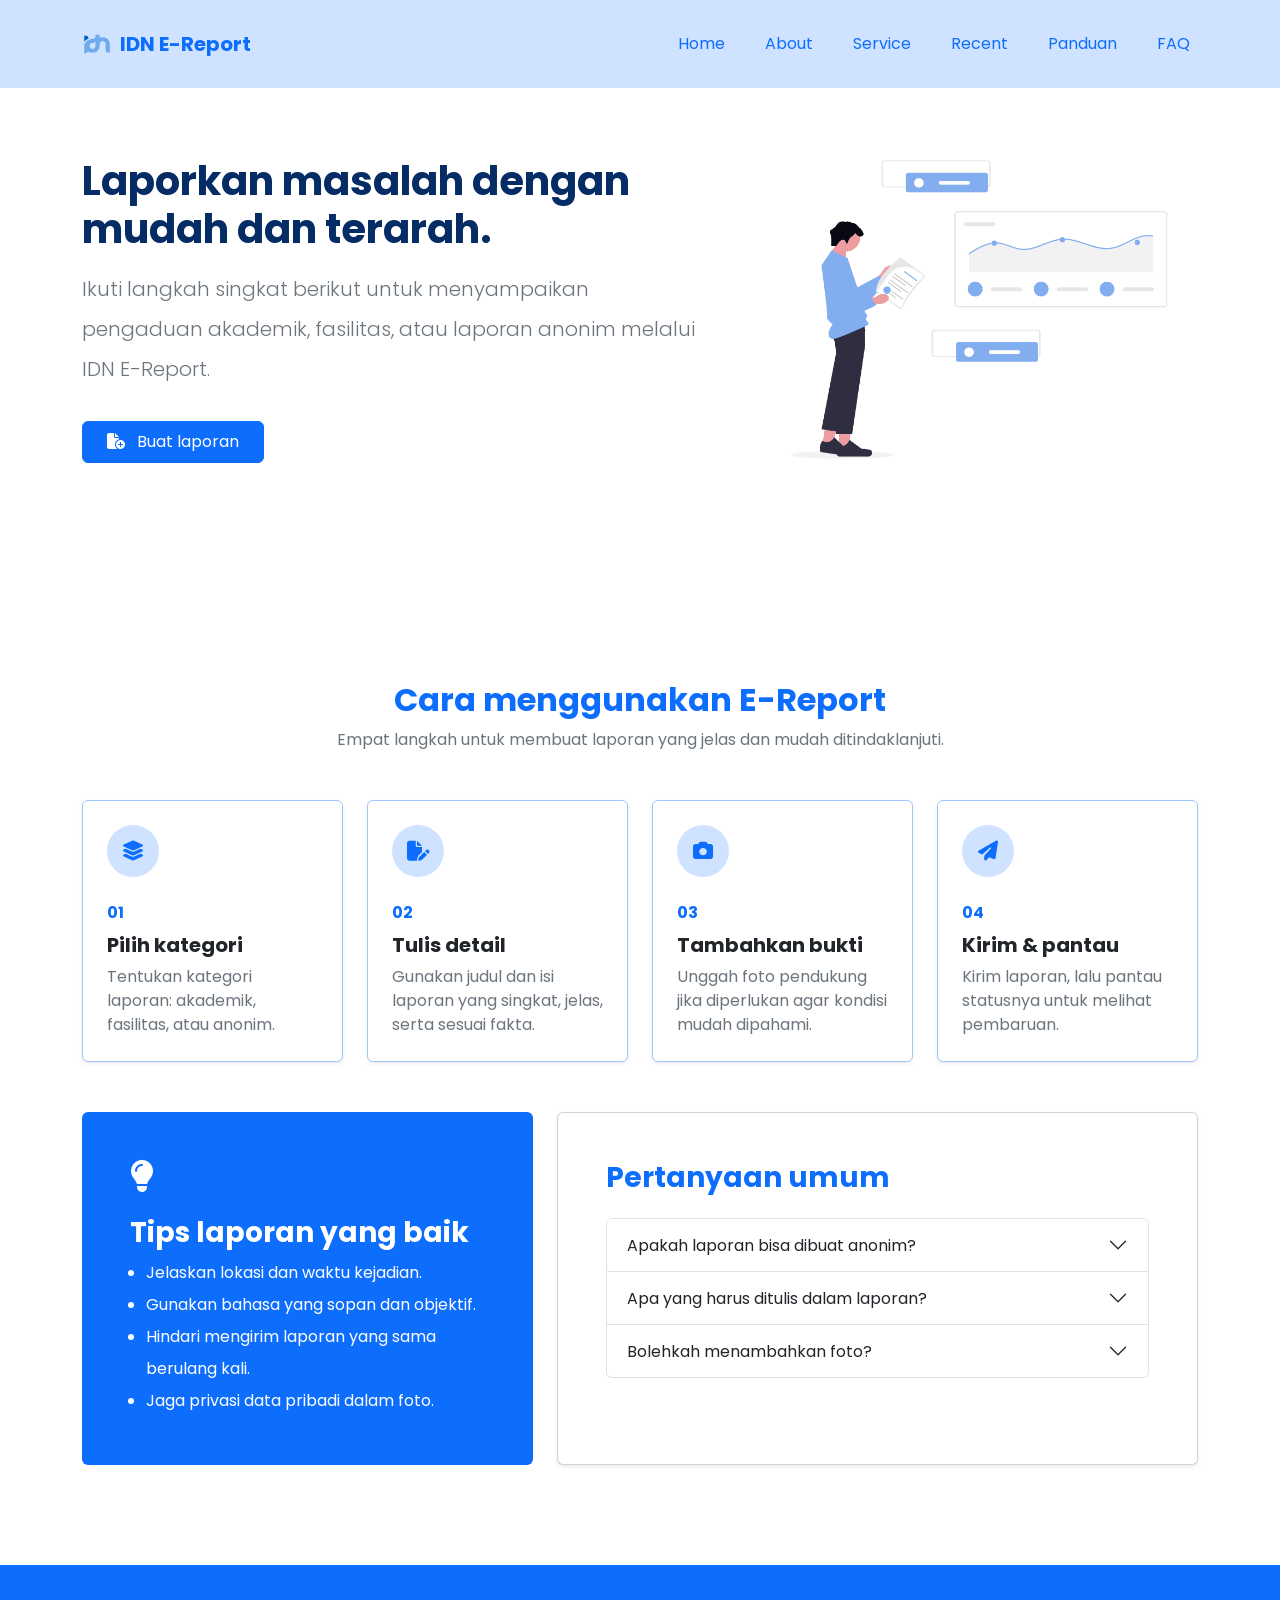
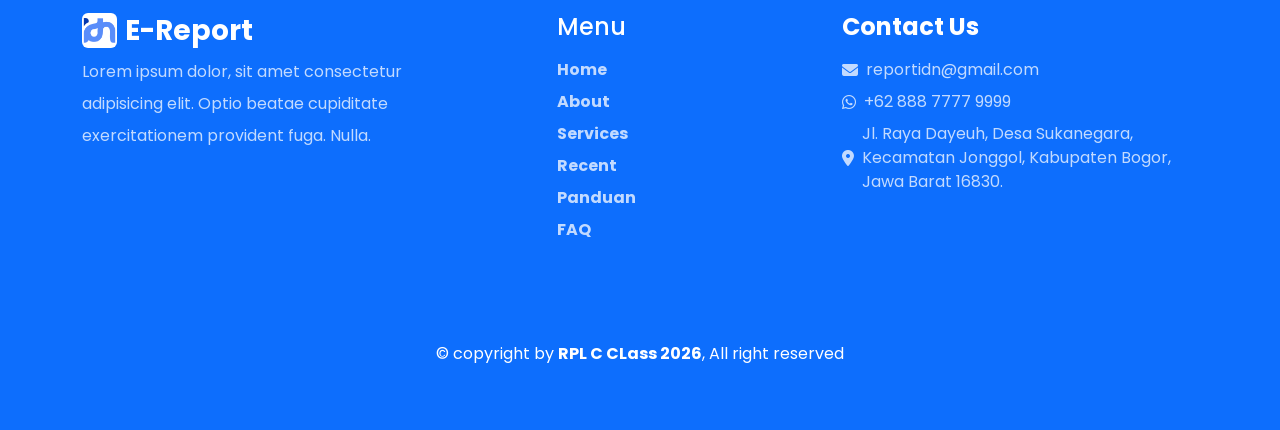
<file: panduan.html>
<!doctype html>
      <html lang="id">
  <head>
    <meta charset="UTF-8" />
    <meta name="viewport" content="width=device-width, initial-scale=1.0" />

    <title>Panduan | IDN E-Report</title>

    <link
      rel="shortcut icon"
      href="./assets/images/idn logo.png"
      type="image/x-icon"
    />

    <!-- Bootstrap -->
    <link
      href="https://cdn.jsdelivr.net/npm/bootstrap@5.3.8/dist/css/bootstrap.min.css"
      rel="stylesheet"
      integrity="sha384-sRIl4kxILFvY47J16cr9ZwB07vP4J8+LH7qKQnuqkuIAvNWLzeN8tE5YBujZqJLB"
      crossorigin="anonymous"
    />

    <link rel="stylesheet" href="./assets/style.css" />

    <!-- Font Awesome -->
    <link
    rel="stylesheet"
    href="https://cdnjs.cloudflare.com/ajax/libs/font-awesome/6.5.1/css/all.min.css"/>

    <!-- Animate CSS -->
    <link
      rel="stylesheet"
      href="https://cdnjs.cloudflare.com/ajax/libs/animate.css/4.1.1/animate.min.css"
    />
  </head>

  <body>
    <!-- NAVBAR -->
    <nav
      class="navbar navbar-expand-lg bg-primary-subtle py-3 py-lg-4 animate__animated animate__fadeInDown"
    >
      <div class="container">
        <!-- Logo -->
        <a
          class="navbar-brand d-flex align-items-center gap-2"
          href="index.html"
        >
          <img
            src="./assets/images/idn logo.png"
            alt="Logo IDN"
            width="30"
            height="30"
            class="rounded"
          />

          <span class="fw-bold text-primary"> IDN E-Report </span>
        </a>

        <!-- Hamburger -->
        <button
          class="navbar-toggler shadow-none"
          type="button"
          data-bs-toggle="collapse"
          data-bs-target="#navbarNav"
          aria-controls="navbarNav"
          aria-expanded="false"
          aria-label="Buka navigasi"
        >
          <span class="navbar-toggler-icon"></span>
        </button>

        <!-- Menu -->
        <div class="collapse navbar-collapse" id="navbarNav">
          <ul class="navbar-nav ms-auto gap-lg-4 pt-3 pt-lg-0 text-center">
            <li class="nav-item">
              <a class="nav-link text-primary" href="index.html"> Home </a>
            </li>

            <li class="nav-item">
              <a class="nav-link text-primary" href="index.html#about">
                About
              </a>
            </li>

            <li class="nav-item">
              <a class="nav-link text-primary" href="index.html#services">
                Service
              </a>
            </li>

            <li class="nav-item">
              <a class="nav-link text-primary" href="index.html#recent">
                Recent
              </a>
            </li>

            <li class="nav-item">
              <a
                class="nav-link text-primary" href="panduan.html"
              >
                Panduan
              </a>
            </li>

            <li class="nav-item">
              <a class="nav-link text-primary" href="index.html#faq"> FAQ </a>
            </li>
          </ul>
        </div>
      </div>
    </nav>

    <!-- MAIN -->
    <main>
      <section class="py-5">
        <div class="container">
          <div class="row align-items-center justify-content-center g-4 g-lg-5">
            <!-- TEXT -->
            <div class="col-12 col-lg-7 text-center text-lg-start">
              <h1 class="display-6 display-lg-5 fw-bold text-primary-emphasis">
                Laporkan masalah dengan mudah dan terarah.
              </h1>

              <p class="lead text-secondary lh-lg mt-3">
                Ikuti langkah singkat berikut untuk menyampaikan pengaduan
                akademik, fasilitas, atau laporan anonim melalui IDN E-Report.
              </p>

              <a class="btn btn-primary mt-3 px-4 py-2" href="reports.html">
                <i class="fa-solid fa-file-circle-plus me-2"></i>
                Buat laporan
              </a>
            </div>

            <!-- IMAGE -->
            <div class="col-12 col-lg-5 text-center">
              <img
                class="img-fluid w-100"
                src="./assets/images/hero pic.png"
                alt="Ilustrasi penggunaan IDN E-Report"
              />
            </div>
          </div>
        </div>
      </section>
      
      <!-- section panduan -->
      <section>
        <div class="container">
      <div class="text-center mb-5">
      <h2 class="fw-bold text-primary">Cara menggunakan E-Report</h2>
      <p class="text-secondary mb-0">
      Empat langkah untuk membuat laporan yang jelas dan mudah ditindaklanjuti.
      </p>
    </div>

    <div class="row g-4">

    <!-- Card 01 -->
    <div class="col-md-6 col-lg-3">
      <div class="card h-100 border-primary-subtle shadow-sm p-2">
          <div class="card-body">

            <div
              class="bg-primary-subtle text-primary rounded-circle d-flex align-items-center justify-content-center mb-4"
              style="width: 52px; height: 52px;"
            >
              <i class="fa-solid fa-layer-group fa-lg"></i>
            </div>

            <span class="text-primary fw-bold">01</span>
            <h5 class="fw-bold mt-2">Pilih kategori</h5>
            <p class="text-secondary mb-0">
              Tentukan kategori laporan: akademik, fasilitas, atau anonim.
            </p>

          </div>
        </div>
      </div>

      <!-- Card 02 -->
      <div class="col-md-6 col-lg-3">
        <div class="card h-100 border-primary-subtle shadow-sm p-2">
          <div class="card-body">

            <div
              class="bg-primary-subtle text-primary rounded-circle d-flex align-items-center justify-content-center mb-4"
              style="width: 52px; height: 52px;"
            >
              <i class="fa-solid fa-file-pen fa-lg"></i>
            </div>

            <span class="text-primary fw-bold">02</span>
            <h5 class="fw-bold mt-2">Tulis detail</h5>
            <p class="text-secondary mb-0">
              Gunakan judul dan isi laporan yang singkat, jelas, serta sesuai fakta.
            </p>

          </div>
        </div>
      </div>

      <!-- Card 03 -->
      <div class="col-md-6 col-lg-3">
        <div class="card h-100 border-primary-subtle shadow-sm p-2">
          <div class="card-body">

            <div
              class="bg-primary-subtle text-primary rounded-circle d-flex align-items-center justify-content-center mb-4"
              style="width: 52px; height: 52px;"
            >
              <i class="fa-solid fa-camera fa-lg"></i>
            </div>

            <span class="text-primary fw-bold">03</span>
            <h5 class="fw-bold mt-2">Tambahkan bukti</h5>
            <p class="text-secondary mb-0">
              Unggah foto pendukung jika diperlukan agar kondisi mudah dipahami.
            </p>

          </div>
        </div>
      </div>

      <!-- Card 04 -->
      <div class="col-md-6 col-lg-3">
        <div class="card h-100 border-primary-subtle shadow-sm p-2">
          <div class="card-body">

            <div
              class="bg-primary-subtle text-primary rounded-circle d-flex align-items-center justify-content-center mb-4"
              style="width: 52px; height: 52px;"
            >
              <i class="fa-solid fa-paper-plane fa-lg"></i>
            </div>

            <span class="text-primary fw-bold">04</span>
            <h5 class="fw-bold mt-2">Kirim & pantau</h5>
            <p class="text-secondary mb-0">
              Kirim laporan, lalu pantau statusnya untuk melihat pembaruan.
            </p>

          </div>
        </div>
      </div>

    </div>
  </div>
    </section>

<section class="pt-0">
        <div class="container">
          <div class="row g-4 align-items-stretch">
            <div class="col-lg-5">
              <div class="bg-primary text-white rounded p-4 p-md-5 h-100">
                <i class="fa-solid fa-lightbulb fa-2x mb-4"></i>
                <h3 class="fw-bold">Tips laporan yang baik</h3>
                <ul class="lh-lg ps-3 mb-0">
                  <li>Jelaskan lokasi dan waktu kejadian.</li>
                  <li>Gunakan bahasa yang sopan dan objektif.</li>
                  <li>Hindari mengirim laporan yang sama berulang kali.</li>
                  <li>Jaga privasi data pribadi dalam foto.</li>
                </ul>
              </div>
            </div>
            <div class="col-lg-7">
              <div class="card h-100 shadow-sm">
                <div class="card-body p-4 p-md-5">
                  <h3 class="fw-bold text-primary mb-4">Pertanyaan umum</h3>
                  <div class="accordion" id="guideAccordion">
                    <div class="accordion-item">
                      <h2 class="accordion-header"><button class="accordion-button collapsed" type="button" data-bs-toggle="collapse" data-bs-target="#questionOne" aria-expanded="false" aria-controls="questionOne">Apakah laporan bisa dibuat anonim?</button></h2>
                      <div id="questionOne" class="accordion-collapse collapse" data-bs-parent="#guideAccordion"><div class="accordion-body">Bisa. Pilih kategori <strong>Anonymous</strong> saat mengisi formulir laporan.</div></div>
                    </div>
                    <div class="accordion-item">
                      <h2 class="accordion-header"><button class="accordion-button collapsed" type="button" data-bs-toggle="collapse" data-bs-target="#questionTwo" aria-expanded="false" aria-controls="questionTwo">Apa yang harus ditulis dalam laporan?</button></h2>
                      <div id="questionTwo" class="accordion-collapse collapse" data-bs-parent="#guideAccordion"><div class="accordion-body">Tuliskan masalah, lokasi, waktu kejadian, dan dampaknya agar laporan lebih mudah diproses.</div></div>
                    </div>
                    <div class="accordion-item">
                      <h2 class="accordion-header"><button class="accordion-button collapsed" type="button" data-bs-toggle="collapse" data-bs-target="#questionThree" aria-expanded="false" aria-controls="questionThree">Bolehkah menambahkan foto?</button></h2>
                      <div id="questionThree" class="accordion-collapse collapse" data-bs-parent="#guideAccordion"><div class="accordion-body">Boleh. Foto membantu memberikan gambaran kondisi dan dapat diunggah pada formulir laporan.</div></div>
                    </div>
                  </div>
                </div>
              </div>
            </div>
          </div>
        </div>
      </section>





     <!-- footer Section -->
    <footer class="bg-primary py-5">
      <div class="container">
        <div class="row justify-content-between row-gap-4 row-gap-md-0">
          <div class="col-md-4 text-white">
            <div class="d-flex align-items-center gap-2 mb-2">
              <img
                class="rounded"
                src="./assets/images/logo idn footer.jpeg"
                width="35"
                alt=""
              />
              <h3 class="fw-bold mb-0">E-Report</h3>
            </div>
            <p class="lh-lg opacity-75 mb-0">
              Lorem ipsum dolor, sit amet consectetur adipisicing elit. Optio
              beatae cupiditate exercitationem provident fuga. Nulla.
            </p>
          </div>
          <div class="col-md-2 text-white fw-bold d-flex flex-column gap-2">
            <h4 class="">Menu</h4>
            <a class="text-decoration-none footer-link" href="index.html">Home</a>
            <a class="text-decoration-none footer-link" href="index.html#about">About</a>
            <a class="text-decoration-none footer-link" href="index.html#services"
              >Services</a
            >
            <a class="text-decoration-none footer-link" href="index.html#recent"
              >Recent</a
            >
            <a class="text-decoration-none footer-link" href="panduan.html">Panduan</a>
            <a class="text-decoration-none footer-link" href="index.html#faq">FAQ</a>
          </div>
          <div class="col-md-4 d-flex flex-column gap-2">
            <h4 class="fw-bold text-white">Contact Us</h4>
            <a
              target="_blank"
              class="text-white text-decoration-none d-flex footer-link align-items-center gap-2"
              href="mailto:reportidn@gmail.com"
            >
              <i class="fa-solid fa-envelope"></i>
              reportidn@gmail.com
            </a>
            <a
              target="_blank"
              class="text-white text-decoration-none d-flex footer-link align-items-center gap-2"
              href="https://wa.me/+6282125748970"
            >
              <i class="fa-brands fa-whatsapp"></i>
              +62 888 7777 9999
            </a>
            <a
              target="_blank"
              class="text-white text-decoration-none d-flex footer-link align-items-center gap-2"
              href="https://share.google/8lJYUD18gdJxPTNsu"
            >
              <i class="fa-solid fa-location-dot"></i>
              Jl. Raya Dayeuh, Desa Sukanegara, Kecamatan Jonggol, Kabupaten
              Bogor, Jawa Barat 16830.
            </a>
          </div>
        </div>
        <div class="copyright text-white text-center">
          <p>
            &copy; copyright by <span class="fw-bold">RPL C CLass 2026</span>,
            All right reserved
          </p>
        </div>
      </div>
    </footer>

    <!--js bootstrap-->
    <script
      src="https://cdn.jsdelivr.net/npm/@popperjs/core@2.11.8/dist/umd/popper.min.js"
      integrity="sha384-I7E8VVD/ismYTF4hNIPjVp/Zjvgyol6VFvRkX/vR+Vc4jQkC+hVqc2pM8ODewa9r"
      crossorigin="anonymous"
    ></script>
    <script
      src="https://cdn.jsdelivr.net/npm/bootstrap@5.3.8/dist/js/bootstrap.min.js"
      integrity="sha384-G/EV+4j2dNv+tEPo3++6LCgdCROaejBqfUeNjuKAiuXbjrxilcCdDz6ZAVfHWe1Y"
      crossorigin="anonymous"
    ></script>

    <!-- cdn aos js -->
    <script src="https://unpkg.com/aos@2.3.1/dist/aos.js"></script>
    <script>
      AOS.init();
    </script>
  </body>
</html>
</file>
<file: assets/style.css>
@import url('https://fonts.googleapis.com/css2?family=Poppins:ital,wght@0,100;0,200;0,300;0,400;0,500;0,600;0,700;0,800;0,900;1,100;1,200;1,300;1,400;1,500;1,600;1,700;1,800;1,900&display=swap');

body{
    font-family: "Poppins", sans-serif;
}
.hero .col img{
    width: 500px;
}

section{
    padding-top: 100px;
    margin-bottom: 50px;
}

.about .col img{
    width: 35%;

}

footer{
    margin-top: 100px;
    padding-bottom: 20px;
}

.footer-link{
    opacity: 75%;
    color: white;
}
.footer-link:hover{
    opacity: 100%;
}
.copyright{
    margin-top: 100px;
}


@media screen and (max-width: 510px){
    .hero .col img{
        width: 100%;
    }

    .about .col img{
        width: 80%;
    }
}
</file>
